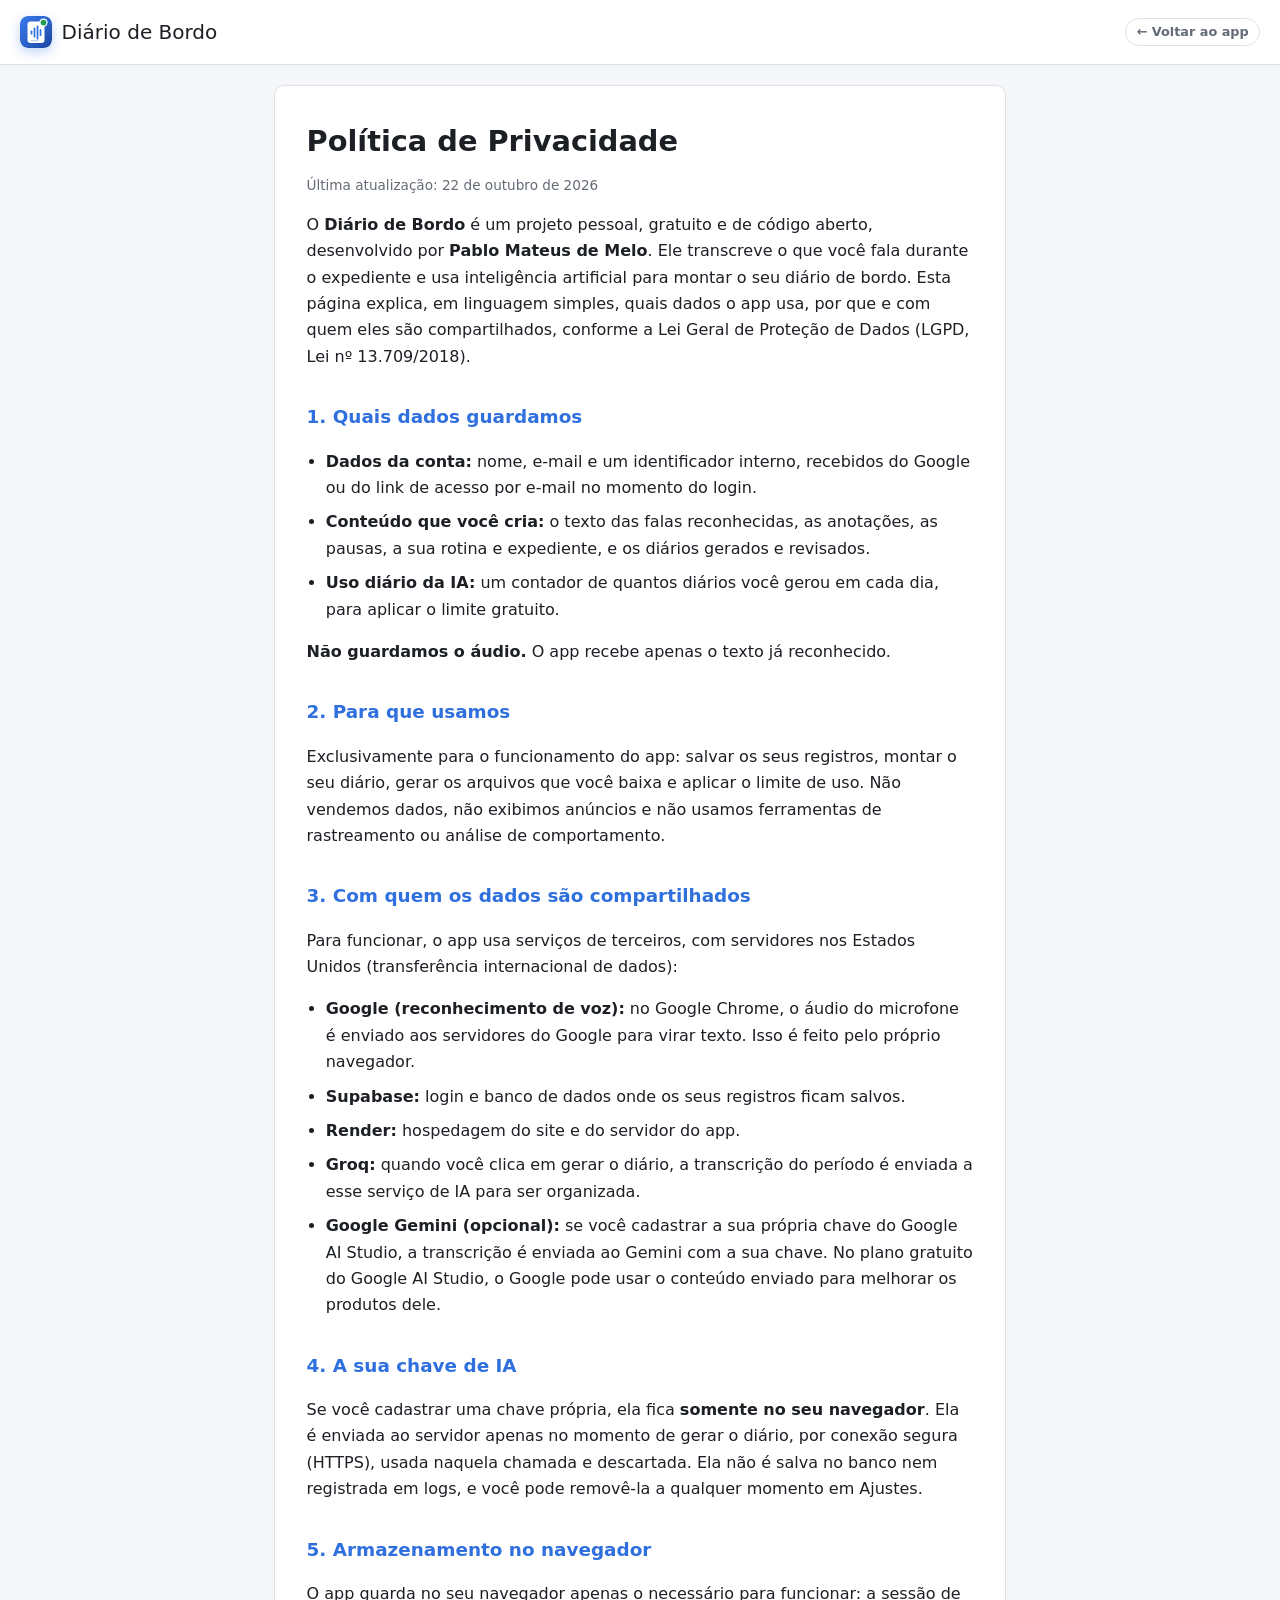
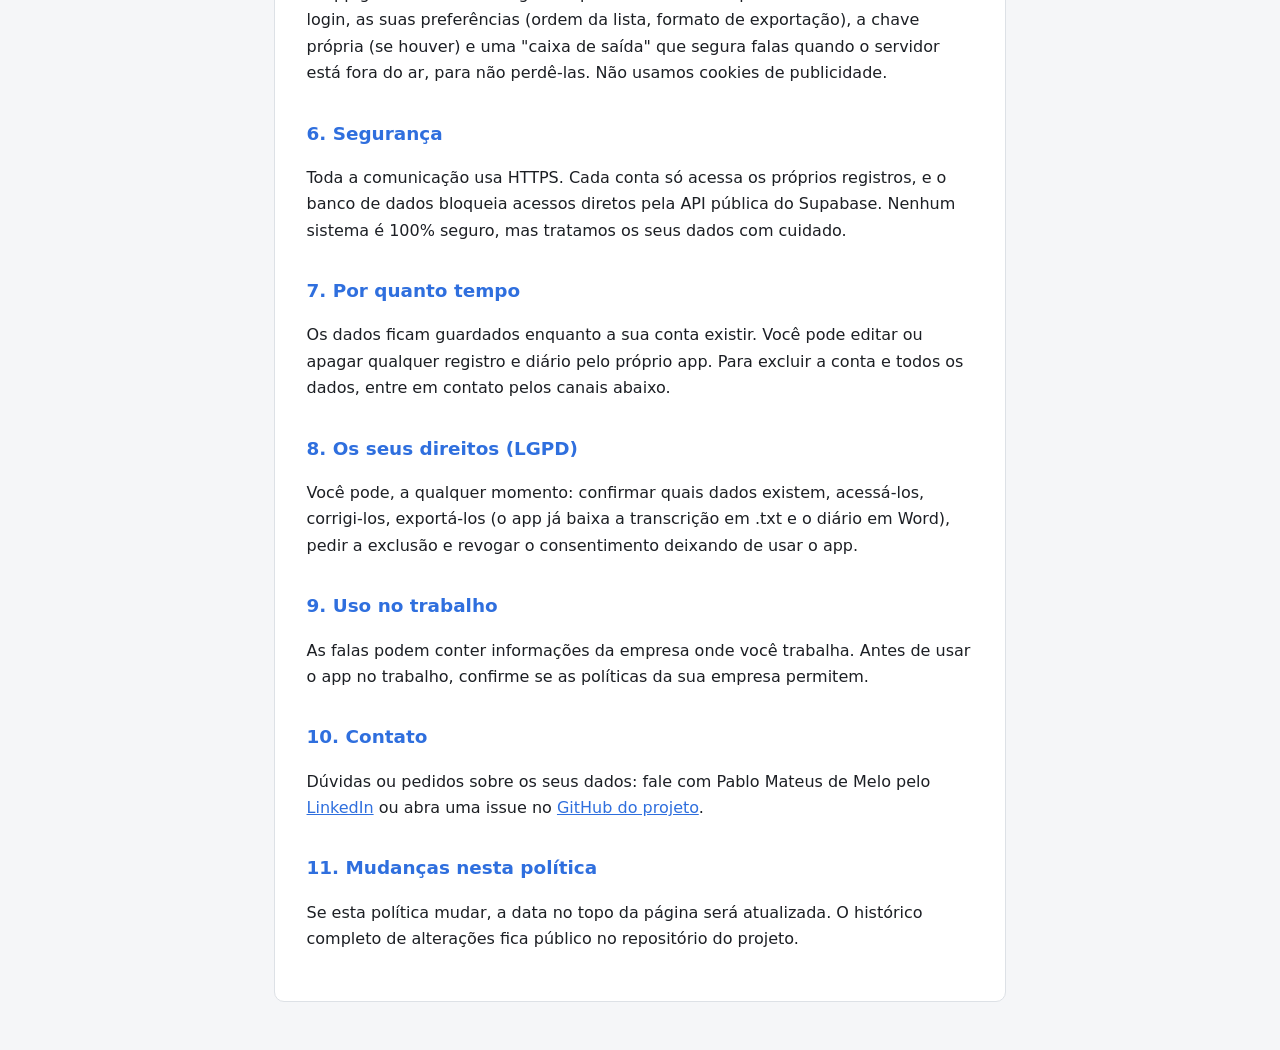
<file: frontend/privacidade.html>
<!doctype html>
<html lang="pt-BR">
  <head>
    <meta charset="utf-8" />
    <meta name="viewport" content="width=device-width, initial-scale=1" />
    <meta name="theme-color" content="#2f6fde" />
    <title>Política de Privacidade · Diário de Bordo</title>
    <meta name="description" content="Como o Diário de Bordo trata os seus dados." />
    <link rel="icon" href="icons/logo-mark.svg" type="image/svg+xml" />
    <link rel="icon" href="icons/favicon.png" type="image/png" />
    <link rel="stylesheet" href="css/styles.css" />
  </head>
  <body>
    <header class="topbar">
      <div class="topbar__brand">
        <p class="topbar__title">
          <img class="topbar__logo" src="icons/logo-mark.svg" alt="" width="32" height="32" />
          Diário de Bordo
        </p>
      </div>
      <a class="link-chip" href="login.html">← Voltar ao app</a>
    </header>

    <main class="layout">
      <article class="panel doc">
        <h1>Política de Privacidade</h1>
        <p class="hint">Última atualização: 22 de outubro de 2026</p>

        <p>
          O <strong>Diário de Bordo</strong> é um projeto pessoal, gratuito e de código aberto,
          desenvolvido por <strong>Pablo Mateus de Melo</strong>. Ele transcreve o que você fala
          durante o expediente e usa inteligência artificial para montar o seu diário de bordo.
          Esta página explica, em linguagem simples, quais dados o app usa, por que e com quem eles
          são compartilhados, conforme a Lei Geral de Proteção de Dados (LGPD, Lei nº 13.709/2018).
        </p>

        <h2>1. Quais dados guardamos</h2>
        <ul>
          <li>
            <strong>Dados da conta:</strong> nome, e-mail e um identificador interno, recebidos do
            Google ou do link de acesso por e-mail no momento do login.
          </li>
          <li>
            <strong>Conteúdo que você cria:</strong> o texto das falas reconhecidas, as anotações,
            as pausas, a sua rotina e expediente, e os diários gerados e revisados.
          </li>
          <li>
            <strong>Uso diário da IA:</strong> um contador de quantos diários você gerou em cada dia,
            para aplicar o limite gratuito.
          </li>
        </ul>
        <p><strong>Não guardamos o áudio.</strong> O app recebe apenas o texto já reconhecido.</p>

        <h2>2. Para que usamos</h2>
        <p>
          Exclusivamente para o funcionamento do app: salvar os seus registros, montar o seu diário,
          gerar os arquivos que você baixa e aplicar o limite de uso. Não vendemos dados, não
          exibimos anúncios e não usamos ferramentas de rastreamento ou análise de comportamento.
        </p>

        <h2>3. Com quem os dados são compartilhados</h2>
        <p>
          Para funcionar, o app usa serviços de terceiros, com servidores nos Estados Unidos
          (transferência internacional de dados):
        </p>
        <ul>
          <li>
            <strong>Google (reconhecimento de voz):</strong> no Google Chrome, o áudio do microfone é
            enviado aos servidores do Google para virar texto. Isso é feito pelo próprio navegador.
          </li>
          <li><strong>Supabase:</strong> login e banco de dados onde os seus registros ficam salvos.</li>
          <li><strong>Render:</strong> hospedagem do site e do servidor do app.</li>
          <li>
            <strong>Groq:</strong> quando você clica em gerar o diário, a transcrição do período é
            enviada a esse serviço de IA para ser organizada.
          </li>
          <li>
            <strong>Google Gemini (opcional):</strong> se você cadastrar a sua própria chave do
            Google AI Studio, a transcrição é enviada ao Gemini com a sua chave. No plano gratuito
            do Google AI Studio, o Google pode usar o conteúdo enviado para melhorar os produtos dele.
          </li>
        </ul>

        <h2>4. A sua chave de IA</h2>
        <p>
          Se você cadastrar uma chave própria, ela fica <strong>somente no seu navegador</strong>.
          Ela é enviada ao servidor apenas no momento de gerar o diário, por conexão segura (HTTPS),
          usada naquela chamada e descartada. Ela não é salva no banco nem registrada em logs, e você
          pode removê-la a qualquer momento em Ajustes.
        </p>

        <h2>5. Armazenamento no navegador</h2>
        <p>
          O app guarda no seu navegador apenas o necessário para funcionar: a sessão de login, as
          suas preferências (ordem da lista, formato de exportação), a chave própria (se houver) e
          uma "caixa de saída" que segura falas quando o servidor está fora do ar, para não perdê-las.
          Não usamos cookies de publicidade.
        </p>

        <h2>6. Segurança</h2>
        <p>
          Toda a comunicação usa HTTPS. Cada conta só acessa os próprios registros, e o banco de
          dados bloqueia acessos diretos pela API pública do Supabase. Nenhum sistema é 100% seguro,
          mas tratamos os seus dados com cuidado.
        </p>

        <h2>7. Por quanto tempo</h2>
        <p>
          Os dados ficam guardados enquanto a sua conta existir. Você pode editar ou apagar qualquer
          registro e diário pelo próprio app. Para excluir a conta e todos os dados, entre em contato
          pelos canais abaixo.
        </p>

        <h2>8. Os seus direitos (LGPD)</h2>
        <p>
          Você pode, a qualquer momento: confirmar quais dados existem, acessá-los, corrigi-los,
          exportá-los (o app já baixa a transcrição em .txt e o diário em Word), pedir a exclusão e
          revogar o consentimento deixando de usar o app.
        </p>

        <h2>9. Uso no trabalho</h2>
        <p>
          As falas podem conter informações da empresa onde você trabalha. Antes de usar o app no
          trabalho, confirme se as políticas da sua empresa permitem.
        </p>

        <h2>10. Contato</h2>
        <p>
          Dúvidas ou pedidos sobre os seus dados: fale com Pablo Mateus de Melo pelo
          <a href="https://www.linkedin.com/in/pablo-mateus-melo/" target="_blank" rel="noopener">LinkedIn</a>
          ou abra uma issue no
          <a href="https://github.com/ImP4blo/diario-de-bordo/issues" target="_blank" rel="noopener">GitHub do projeto</a>.
        </p>

        <h2>11. Mudanças nesta política</h2>
        <p>
          Se esta política mudar, a data no topo da página será atualizada. O histórico completo de
          alterações fica público no repositório do projeto.
        </p>
      </article>
    </main>
  </body>
</html>
</file>
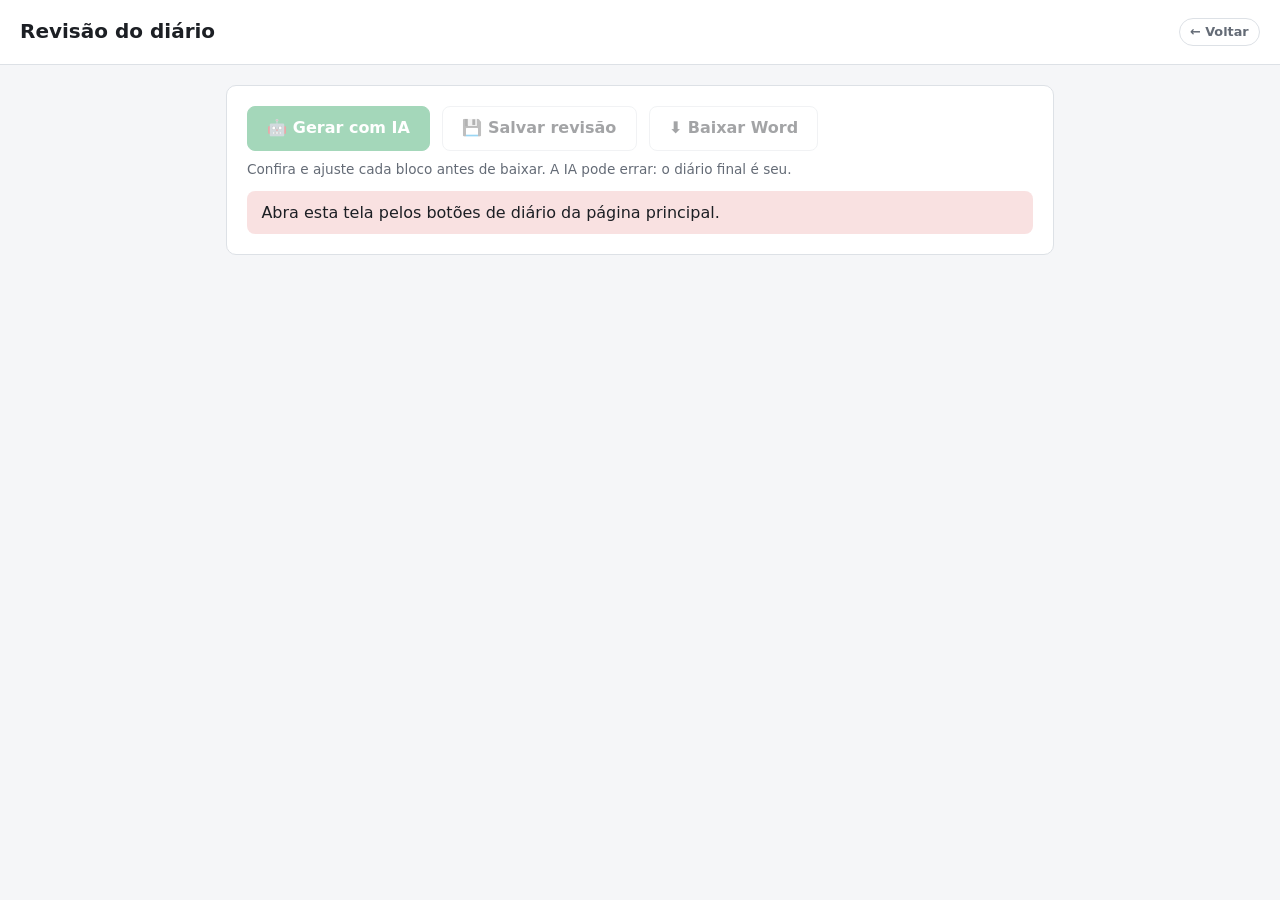
<file: frontend/review.html>
<!doctype html>
<html lang="pt-BR">
  <head>
    <meta charset="utf-8" />
    <meta name="viewport" content="width=device-width, initial-scale=1" />
    <title>Revisão · Diário de Bordo</title>
    <meta name="theme-color" content="#2f6fde" />
    <link rel="manifest" href="manifest.webmanifest" />
    <link rel="icon" href="icons/logo-mark.svg" type="image/svg+xml" />
    <link rel="icon" href="icons/favicon.png" type="image/png" />
    <link rel="apple-touch-icon" href="icons/apple-touch-icon.png" />
    <link rel="stylesheet" href="css/styles.css" />
  </head>
  <body>
    <header class="topbar">
      <div class="topbar__brand">
        <h1 class="topbar__title">Revisão do diário</h1>
        <p id="period" class="topbar__credit"></p>
      </div>
      <a class="link-chip" href="/">← Voltar</a>
    </header>

    <main class="layout">
      <section class="panel">
        <div class="controls">
          <button id="btn-generate" class="btn btn--primary" type="button">🤖 Gerar com IA</button>
          <button id="btn-save" class="btn" type="button" disabled>💾 Salvar revisão</button>
          <button id="btn-word" class="btn btn--ghost" type="button" disabled>⬇ Baixar Word</button>
        </div>
        <p class="hint">
          Confira e ajuste cada bloco antes de baixar. A IA pode errar: o diário final é seu.
        </p>
        <div id="progress" class="progress" role="progressbar" aria-label="Gerando o diário" aria-valuemin="0" aria-valuemax="100" hidden>
          <div class="progress__track"><span id="progress-fill" class="progress__fill"></span></div>
          <span id="progress-label" class="progress__label"></span>
        </div>
        <p id="message" class="message" hidden></p>
      </section>

      <div id="days" class="review-days"></div>
    </main>

    <dialog id="quota-dialog" class="dialog dialog--wide" aria-labelledby="quota-title">
      <h2 id="quota-title" class="dialog__title">Você usou seus refinamentos de hoje.</h2>
      <p id="quota-message" class="dialog__question"></p>
      <div class="quota-options">
        <button id="quota-own-key" class="btn btn--primary" type="button">🔑 Usar minha própria chave</button>
        <button id="quota-transcript" class="btn" type="button">📝 Continuar só com transcrição</button>
      </div>

      <div id="quota-key-steps" class="quota-steps" hidden>
        <p class="hint">É grátis e leva uns 2 minutos:</p>
        <ol id="quota-steps-list" class="install-steps"></ol>
        <form id="quota-key-form" class="note-form">
          <input id="quota-key-input" class="note-form__input" type="password" placeholder="Cole aqui a chave (AIza...)" autocomplete="off" aria-label="Sua chave do Google AI Studio" />
          <button class="btn btn--primary" type="submit">Salvar e gerar</button>
        </form>
        <p id="quota-key-error" class="message" data-kind="error" hidden></p>
        <p id="quota-privacy" class="hint"></p>
      </div>

      <div id="quota-transcript-info" class="quota-steps" hidden>
        <p>
          Sem problema! Você continua gravando normalmente. Baixe a transcrição e cole em qualquer IA
          (o arquivo já vem com o pedido pronto) ou volte amanhã para gerar aqui.
        </p>
        <div class="dialog__actions">
          <button id="quota-download-txt" class="btn btn--primary" type="button">⬇ Baixar transcrição (.txt)</button>
          <button id="quota-close" class="btn btn--ghost" type="button">Fechar</button>
        </div>
      </div>
    </dialog>

    <template id="day-template">
      <section class="panel review-day">
        <header class="review-day__header">
          <h2 class="review-day__title"></h2>
          <span class="review-day__status"></span>
        </header>
        <ol class="review-blocks"></ol>
        <button class="btn btn--ghost btn--small review-day__add" type="button">+ Adicionar bloco</button>
      </section>
    </template>

    <template id="block-template">
      <li class="review-block">
        <div class="review-block__times">
          <input class="review-block__start" type="time" aria-label="Início" required />
          <span aria-hidden="true">às</span>
          <input class="review-block__end" type="time" aria-label="Fim" required />
        </div>
        <input class="review-block__activity" placeholder="Atividade" aria-label="Atividade" required />
        <textarea class="review-block__description" rows="2" placeholder="Descrição (opcional)" aria-label="Descrição"></textarea>
        <button class="btn btn--small btn--ghost review-block__remove" type="button">Remover</button>
      </li>
    </template>

    <script src="config.js"></script>
    <script type="module" src="js/review.js"></script>
  </body>
</html>
</file>
<file: frontend/css/styles.css>
/* Cores como variáveis: o tema escuro só troca os valores, não as regras. */
:root {
  --bg: #f5f6f8;
  --surface: #ffffff;
  --text: #1c1f24;
  --muted: #646b76;
  --border: #dde1e6;
  --accent: #2f6fde;

  --green: #1f9d55;
  --yellow: #c98a00;
  --red: #d64545;
  --note-bg: #fff6d6;

  --radius: 10px;
  font-family: system-ui, "Segoe UI", Roboto, sans-serif;
  color-scheme: light dark;
}

@media (prefers-color-scheme: dark) {
  :root {
    --bg: #15171b;
    --surface: #1e2127;
    --text: #e8eaed;
    --muted: #9aa1ab;
    --border: #2e333b;
    --accent: #6b9cf0;
    --note-bg: #3a3214;
  }
}

* {
  box-sizing: border-box;
}

body {
  margin: 0;
  background: var(--bg);
  color: var(--text);
  line-height: 1.5;
}

.visually-hidden {
  position: absolute;
  width: 1px;
  height: 1px;
  overflow: hidden;
  clip-path: inset(50%);
}

/* --- Topo e indicador de estado --- */

.topbar {
  display: flex;
  align-items: center;
  justify-content: space-between;
  gap: 1rem;
  padding: 1rem 1.25rem;
  background: var(--surface);
  border-bottom: 1px solid var(--border);
  position: sticky;
  top: 0;
  z-index: 1;
}

.topbar__title {
  display: flex;
  align-items: center;
  gap: 0.6rem;
  margin: 0;
  font-size: 1.25rem;
}

.topbar__logo {
  border-radius: 8px;
  box-shadow: 0 4px 12px color-mix(in srgb, var(--accent) 30%, transparent);
}

.topbar__credit {
  margin: 0.1rem 0 0;
  font-size: 0.8rem;
  color: var(--muted);
}

/* --- Links com microinteração (hover) --- */

.links {
  display: flex;
  flex-wrap: wrap;
  align-items: center; /* rótulo e chips na mesma linha, centralizados */
  gap: 0.4rem;
  margin-top: 0.4rem;
}

.link-chip {
  display: inline-flex;
  align-items: center;
  gap: 0.35rem;
  padding: 0.2rem 0.65rem;
  border: 1px solid var(--border);
  border-radius: 999px;
  font-size: 0.8rem;
  font-weight: 600;
  color: var(--muted);
  text-decoration: none;
  transition:
    transform 0.18s ease,
    color 0.18s ease,
    background-color 0.18s ease,
    border-color 0.18s ease,
    box-shadow 0.18s ease;
}

.link-chip svg {
  width: 0.95rem;
  height: 0.95rem;
  fill: currentColor;
  transition: transform 0.25s ease;
}

/* Ao passar o mouse (ou focar pelo teclado): sobe um pouco, ganha cor e sombra,
   e o ícone dá um leve giro */
.link-chip:hover,
.link-chip:focus-visible {
  transform: translateY(-2px);
  color: #fff;
  background: var(--accent);
  border-color: var(--accent);
  box-shadow: 0 4px 12px color-mix(in srgb, var(--accent) 35%, transparent);
}

.link-chip:hover svg,
.link-chip:focus-visible svg {
  transform: scale(1.15) rotate(-8deg);
}

.link-chip:active {
  transform: translateY(0);
}

.link-chip--accent {
  color: var(--accent);
  border-color: color-mix(in srgb, var(--accent) 50%, var(--border));
}

/* Quem pediu menos movimento no sistema operacional não vê animação */
@media (prefers-reduced-motion: reduce) {
  .link-chip,
  .link-chip svg,
  .install-chip,
  .install-chip svg,
  .logout-chip,
  .logout-chip__arrow {
    transition: none;
  }

  .logout-chip:hover,
  .install-chip:hover {
    transform: none;
  }

  .login__hero,
  .login__card,
  .login__install {
    animation: none;
  }

  .link-chip:hover,
  .link-chip:focus-visible {
    transform: none;
  }
}

.status {
  --status-color: var(--red);
  display: inline-flex;
  align-items: center;
  gap: 0.5rem;
  padding: 0.4rem 0.9rem;
  border-radius: 999px;
  font-weight: 600;
  color: var(--status-color);
  background: color-mix(in srgb, var(--status-color) 14%, transparent);
  border: 2px solid var(--status-color);
}

.status--recording {
  --status-color: var(--green);
}

.status--paused {
  --status-color: var(--yellow);
}

.status__dot {
  width: 0.75rem;
  height: 0.75rem;
  border-radius: 50%;
  background: var(--status-color);
}

.status--recording .status__dot {
  animation: pulse 1.4s ease-in-out infinite;
}

@keyframes pulse {
  50% {
    opacity: 0.3;
  }
}

/* --- Layout --- */

.layout {
  max-width: 860px;
  margin: 0 auto;
  padding: 1.25rem 1rem 3rem;
  display: grid;
  gap: 1rem;
}

.panel {
  background: var(--surface);
  border: 1px solid var(--border);
  border-radius: var(--radius);
  padding: 1.25rem;
}

/* --- Botões --- */

.controls {
  display: flex;
  flex-wrap: wrap;
  gap: 0.75rem;
}

.btn {
  font: inherit;
  font-weight: 600;
  padding: 0.6rem 1.2rem;
  border-radius: 8px;
  border: 1px solid var(--border);
  background: var(--surface);
  color: var(--text);
  cursor: pointer;
}

.btn:hover:not(:disabled) {
  filter: brightness(0.95);
}

.btn:disabled {
  opacity: 0.4;
  cursor: not-allowed;
}

.btn:focus-visible {
  outline: 3px solid var(--accent);
  outline-offset: 2px;
}

.btn--primary {
  background: var(--green);
  border-color: var(--green);
  color: #fff;
}

.btn--warn {
  background: var(--yellow);
  border-color: var(--yellow);
  color: #fff;
}

.btn--danger {
  background: transparent;
  border-color: var(--red);
  color: var(--red);
}

.btn--ghost {
  background: transparent;
}

.btn--small {
  padding: 0.25rem 0.6rem;
  font-size: 0.85rem;
  font-weight: 500;
}

/* --- Texto parcial e mensagens --- */

.interim {
  min-height: 1.5em;
  margin: 1rem 0 0;
  color: var(--muted);
  font-style: italic;
}

.message {
  margin: 0.75rem 0 0;
  padding: 0.6rem 0.9rem;
  border-radius: 8px;
  background: color-mix(in srgb, var(--accent) 12%, transparent);
}

.message[data-kind="warn"] {
  background: color-mix(in srgb, var(--yellow) 18%, transparent);
}

.message[data-kind="error"] {
  background: color-mix(in srgb, var(--red) 16%, transparent);
}

/* --- Atividade atual e anotação digitada --- */

.activity {
  display: flex;
  flex-wrap: wrap;
  align-items: baseline;
  gap: 0.25rem 0.75rem;
  margin-top: 1rem;
  padding: 0.75rem 1rem;
  border-radius: 8px;
  border: 1px dashed var(--border);
  transition: background-color 0.25s ease;
}

/* Amarelo só enquanto há uma atividade em andamento */
.activity--active {
  background: var(--note-bg);
  border-style: solid;
  border-color: transparent;
}

.activity__end {
  margin-left: auto;
}

.activity__label {
  font-size: 0.8rem;
  text-transform: uppercase;
  letter-spacing: 0.05em;
  color: var(--muted);
}

.activity__text {
  font-size: 1.05rem;
}

.activity__text:empty::before {
  content: "Nenhuma ainda";
  font-weight: 400;
  color: var(--muted);
}

.activity__since {
  font-size: 0.85rem;
  color: var(--muted);
}

.note-form {
  display: flex;
  gap: 0.5rem;
  margin-top: 0.75rem;
}

.note-form__input {
  flex: 1;
  min-width: 0;
  font: inherit;
  padding: 0.55rem 0.75rem;
  border: 1px solid var(--border);
  border-radius: 8px;
  background: var(--bg);
  color: var(--text);
}

.hint {
  margin: 0.5rem 0 0;
  font-size: 0.85rem;
  color: var(--muted);
}

/* --- Navegação e lista do dia --- */

.day-nav {
  display: flex;
  align-items: center;
  gap: 0.5rem;
  margin-bottom: 1rem;
}

.day-nav__label {
  flex: 1;
  margin: 0;
  font-size: 1.1rem;
  text-align: center;
}

/* Barra acima da lista: exportar à esquerda, ordem à direita */
.list-tools {
  display: flex;
  flex-wrap: wrap;
  align-items: center;
  justify-content: space-between;
  gap: 0.5rem;
  margin-bottom: 0.75rem;
}

.list-tools .links {
  align-items: center;
  margin-top: 0;
}

.list-tools .hint {
  margin: 0;
}

.links--center {
  justify-content: center;
}

.select {
  font: inherit;
  font-size: 0.8rem;
  font-weight: 600;
  padding: 0.2rem 0.5rem;
  border: 1px solid var(--border);
  border-radius: 999px;
  background: var(--surface);
  color: var(--text);
  cursor: pointer;
  transition: border-color 0.18s ease;
}

.select:hover,
.select:focus-visible {
  border-color: var(--accent);
}

.entries {
  list-style: none;
  margin: 0;
  padding: 0;
}

.entry {
  display: grid;
  grid-template-columns: 3.5rem 7.5rem 1fr auto;
  align-items: start;
  gap: 0.75rem;
  padding: 0.6rem 0.5rem;
  border-bottom: 1px solid var(--border);
}

.entry__time {
  font-variant-numeric: tabular-nums;
  color: var(--muted);
}

.entry__badge {
  font-size: 0.8rem;
  color: var(--muted);
}

.entry__text {
  margin: 0;
  overflow-wrap: anywhere;
}

.entry__actions {
  display: flex;
  gap: 0.25rem;
  opacity: 0.5;
}

.entry:hover .entry__actions,
.entry:focus-within .entry__actions {
  opacity: 1;
}

.entry--note {
  background: var(--note-bg);
  border-radius: 6px;
}

.entry--note .entry__text {
  font-weight: 600;
}

.entry--activity_end .entry__text {
  color: var(--muted);
  font-style: italic;
}

.entry--pause .entry__text {
  color: var(--yellow);
}

.entry__edit {
  display: flex;
  gap: 0.5rem;
}

.entry__edit input {
  flex: 1;
  font: inherit;
  padding: 0.3rem 0.5rem;
  border: 1px solid var(--border);
  border-radius: 6px;
  background: var(--bg);
  color: var(--text);
}

.empty {
  color: var(--muted);
  text-align: center;
  margin: 1.5rem 0;
}

/* --- Rodapé --- */

.footer {
  padding: 0 1rem 2rem;
  text-align: center;
  font-size: 0.85rem;
  color: var(--muted);
}

.footer p {
  margin: 0 0 0.5rem;
}

/* --- Tela de login --- */

.login-page {
  min-height: 100vh;
  display: flex;
  flex-direction: column;
  background:
    radial-gradient(circle at 15% 10%, color-mix(in srgb, var(--accent) 28%, transparent), transparent 45%),
    radial-gradient(circle at 85% 90%, color-mix(in srgb, var(--green) 20%, transparent), transparent 40%),
    var(--bg);
}

.login {
  flex: 1;
  width: min(100%, 960px);
  margin: 0 auto;
  padding: 3rem 1rem 2rem;
  display: grid;
  grid-template-columns: 1.1fr 1fr;
  grid-template-areas:
    "hero card"
    "install card";
  gap: 1.5rem 2.5rem;
  align-items: center;
}

.login__hero {
  grid-area: hero;
  animation: rise 0.6s ease both;
}

.login__logo {
  border-radius: 18px;
  box-shadow: 0 12px 30px color-mix(in srgb, var(--accent) 40%, transparent);
}

.login__title {
  margin: 1rem 0 0.5rem;
  font-size: clamp(2rem, 5vw, 2.8rem);
  line-height: 1.1;
}

.login__tagline {
  margin: 0 0 1.25rem;
  font-size: 1.1rem;
  color: var(--muted);
}

.login__tagline strong {
  color: var(--text);
}

.login__features {
  list-style: none;
  margin: 0;
  padding: 0;
  display: grid;
  gap: 0.6rem;
}

.login__features li {
  display: flex;
  align-items: center;
  gap: 0.6rem;
  font-weight: 500;
}

.login__card {
  grid-area: card;
  display: grid;
  gap: 1rem;
  padding: 2rem;
  box-shadow: 0 20px 50px rgb(0 0 0 / 18%);
  animation: rise 0.6s 0.1s ease both;
}

.login__card-title {
  margin: 0;
  font-size: 1.3rem;
}

.btn--google {
  display: flex;
  align-items: center;
  justify-content: center;
  gap: 0.6rem;
  padding: 0.75rem 1rem;
  background: #fff;
  color: #1f1f1f;
  border-color: #dadce0;
  transition:
    transform 0.18s ease,
    box-shadow 0.18s ease;
}

.btn--google svg {
  width: 1.3rem;
  height: 1.3rem;
}

.btn--google:hover {
  transform: translateY(-2px);
  box-shadow: 0 6px 16px rgb(0 0 0 / 15%);
}

.login__divider {
  display: flex;
  align-items: center;
  gap: 0.75rem;
  color: var(--muted);
  font-size: 0.85rem;
}

.login__divider::before,
.login__divider::after {
  content: "";
  flex: 1;
  height: 1px;
  background: var(--border);
}

.login__email {
  display: grid;
  gap: 0.5rem;
}

.login__privacy {
  margin: 0;
  font-size: 0.75rem;
}

.login__install {
  grid-area: install;
  display: flex;
  flex-wrap: wrap;
  align-items: center;
  gap: 0.6rem;
  animation: rise 0.6s 0.2s ease both;
}

.login__install .hint {
  margin: 0;
}

@keyframes rise {
  from {
    opacity: 0;
    transform: translateY(12px);
  }
}

@media (max-width: 760px) {
  .login {
    grid-template-columns: 1fr;
    grid-template-areas:
      "hero"
      "card"
      "install";
    padding-top: 2rem;
    text-align: center;
  }

  .login__features {
    justify-items: center;
  }

  .login__install {
    justify-content: center;
  }
}

/* --- "Baixar app" (Android / iPhone) --- */

.install-chip {
  display: inline-flex;
  align-items: center;
  gap: 0.45rem;
  padding: 0.45rem 0.9rem;
  font: inherit;
  font-size: 0.85rem;
  font-weight: 600;
  color: var(--text);
  background: var(--surface);
  border: 1px solid var(--border);
  border-radius: 12px;
  cursor: pointer;
  transition:
    transform 0.2s ease,
    box-shadow 0.2s ease,
    border-color 0.2s ease,
    color 0.2s ease;
}

.install-chip svg {
  width: 1.3rem;
  height: 1.3rem;
  fill: currentColor;
  transition: transform 0.3s ease;
}

.install-chip[data-install="android"]:hover,
.install-chip[data-install="android"]:focus-visible {
  color: #3ddc84; /* verde do Android */
  border-color: #3ddc84;
}

.install-chip[data-install="ios"]:hover,
.install-chip[data-install="ios"]:focus-visible {
  border-color: var(--text);
}

.install-chip:hover,
.install-chip:focus-visible {
  transform: translateY(-3px);
  box-shadow: 0 8px 18px rgb(0 0 0 / 18%);
}

/* O ícone "pula" de leve ao passar o mouse */
.install-chip:hover svg,
.install-chip:focus-visible svg {
  transform: scale(1.2) rotate(-6deg);
}

.install-group[hidden] {
  display: none;
}

.install-steps {
  margin: 0 0 1rem;
  padding-left: 1.2rem;
  display: grid;
  gap: 0.5rem;
}

/* --- Quem está logado (cabeçalho) --- */

.user-box {
  display: flex;
  align-items: center;
  gap: 0.6rem;
  font-size: 0.85rem;
}

.user-box[hidden] {
  display: none;
}

.user-box__name {
  max-width: 14rem;
  overflow: hidden;
  text-overflow: ellipsis;
  white-space: nowrap;
  color: var(--muted);
}

/* Botão Sair: no hover fica avermelhado, sobe um pouco e a seta "sai pela porta" */
.logout-chip {
  display: inline-flex;
  align-items: center;
  gap: 0.4rem;
  padding: 0.3rem 0.75rem;
  font: inherit;
  font-size: 0.8rem;
  font-weight: 600;
  color: var(--muted);
  background: transparent;
  border: 1px solid var(--border);
  border-radius: 999px;
  cursor: pointer;
  transition:
    transform 0.18s ease,
    color 0.18s ease,
    background-color 0.18s ease,
    border-color 0.18s ease,
    box-shadow 0.18s ease;
}

.logout-chip svg {
  width: 1rem;
  height: 1rem;
  fill: none;
  stroke: currentColor;
  stroke-width: 2;
  stroke-linecap: round;
  stroke-linejoin: round;
  overflow: visible;
}

.logout-chip__arrow {
  transition: transform 0.25s ease;
}

.logout-chip:hover,
.logout-chip:focus-visible {
  transform: translateY(-2px);
  color: var(--red);
  border-color: var(--red);
  background: color-mix(in srgb, var(--red) 10%, transparent);
  box-shadow: 0 4px 12px color-mix(in srgb, var(--red) 25%, transparent);
}

.logout-chip:hover .logout-chip__arrow,
.logout-chip:focus-visible .logout-chip__arrow {
  transform: translateX(3px);
}

.logout-chip:active {
  transform: translateY(0);
}

.logout-chip:focus-visible {
  outline: 3px solid var(--red);
  outline-offset: 2px;
}

.topbar__right {
  display: flex;
  flex-wrap: wrap;
  align-items: center;
  justify-content: flex-end;
  gap: 0.75rem;
}

/* --- Ajustes --- */

.settings__title {
  margin: 1.5rem 0 0.25rem;
  font-size: 1.05rem;
}

.settings__title:first-child {
  margin-top: 0;
}

.settings__row {
  display: flex;
  flex-wrap: wrap;
  gap: 1rem;
  margin-top: 0.75rem;
}

.settings__row label {
  display: flex;
  align-items: center;
  gap: 0.5rem;
}

.settings__footer {
  margin-top: 1.5rem;
  padding-top: 1rem;
  border-top: 1px solid var(--border);
}

.blocks {
  list-style: none;
  margin: 0.75rem 0;
  padding: 0;
  display: grid;
  gap: 0.5rem;
}

.block {
  display: flex;
  flex-wrap: wrap;
  align-items: center;
  gap: 0.5rem;
}

.block__activity {
  flex: 1;
  min-width: 10rem;
}

.settings__row input,
.block input {
  font: inherit;
  padding: 0.4rem 0.6rem;
  border: 1px solid var(--border);
  border-radius: 6px;
  background: var(--bg);
  color: var(--text);
}

/* --- Diário com IA e tela de revisão --- */

.ai-tools {
  align-items: center;
  margin: 0 0 0.75rem;
}

.ai-tools .hint {
  margin: 0;
}

.review-days {
  display: grid;
  gap: 1rem;
}

.review-day__header {
  display: flex;
  align-items: center;
  justify-content: space-between;
  gap: 1rem;
  margin-bottom: 0.75rem;
}

.review-day__title {
  margin: 0;
  font-size: 1.1rem;
}

.review-day__status {
  font-size: 0.8rem;
  font-weight: 600;
  padding: 0.15rem 0.6rem;
  border-radius: 999px;
  color: var(--yellow);
  background: color-mix(in srgb, var(--yellow) 15%, transparent);
}

.review-day__status[data-status="reviewed"] {
  color: var(--green);
  background: color-mix(in srgb, var(--green) 15%, transparent);
}

.review-blocks {
  list-style: none;
  margin: 0 0 0.75rem;
  padding: 0;
  display: grid;
  gap: 0.5rem;
}

.review-block {
  display: grid;
  grid-template-columns: auto minmax(8rem, 1fr) 2fr auto;
  align-items: start;
  gap: 0.5rem;
  padding: 0.5rem;
  border: 1px solid var(--border);
  border-radius: 8px;
}

.review-block--empty {
  border-style: dashed;
  opacity: 0.75;
}

.review-block__times {
  display: flex;
  align-items: center;
  gap: 0.35rem;
}

.review-block input,
.review-block textarea {
  font: inherit;
  width: 100%;
  padding: 0.35rem 0.5rem;
  border: 1px solid var(--border);
  border-radius: 6px;
  background: var(--bg);
  color: var(--text);
}

.review-block__times input {
  width: auto;
}

.review-block textarea {
  resize: vertical;
}

/* --- Alerta de inatividade (modal) --- */

.dialog {
  width: min(92vw, 440px);
  padding: 1.5rem;
  border: 1px solid var(--border);
  border-radius: var(--radius);
  background: var(--surface);
  color: var(--text);
  box-shadow: 0 20px 50px rgb(0 0 0 / 25%);
}

.dialog::backdrop {
  background: rgb(0 0 0 / 45%);
}

.dialog__title {
  margin: 0 0 0.5rem;
  font-size: 1.15rem;
}

.dialog__question {
  display: block;
  margin: 0 0 1rem;
}

.dialog__actions {
  display: flex;
  gap: 0.75rem;
}

/* --- Celular: a linha vira duas --- */

@media (max-width: 600px) {
  .entry {
    grid-template-columns: 3.5rem 1fr;
  }

  .entry__badge,
  .entry__actions {
    grid-column: 2;
  }

  .entry__actions {
    opacity: 1;
  }

  .review-block {
    grid-template-columns: 1fr;
  }
}

/* Rodapé: "Baixar app" no mesmo tamanho e formato dos chips de LinkedIn/GitHub */
.footer .install-group {
  margin: 0 0 1rem;
}

.footer .install-group .hint {
  margin: 0;
  font-size: 0.8rem;
}

.footer .install-chip {
  gap: 0.35rem;
  padding: 0.2rem 0.65rem;
  font-size: 0.8rem;
  border-radius: 999px;
}

.footer .install-chip svg {
  width: 0.95rem;
  height: 0.95rem;
}

.footer .install-chip:hover,
.footer .install-chip:focus-visible {
  transform: translateY(-2px);
}

/* --- Chave própria e tela de limite --- */

.layout--tight {
  padding-top: 0;
}

.own-key {
  display: flex;
  flex-wrap: wrap;
  align-items: center;
  justify-content: space-between;
  gap: 0.75rem;
  padding: 0.75rem 1rem;
  border: 1px solid var(--border);
  border-radius: 8px;
  background: color-mix(in srgb, var(--green) 8%, transparent);
}

.own-key code {
  font-size: 0.95rem;
  letter-spacing: 0.05em;
}

.dialog--wide {
  width: min(92vw, 540px);
}

.quota-options {
  display: flex;
  flex-wrap: wrap;
  gap: 0.75rem;
}

.quota-steps {
  margin-top: 1rem;
  padding-top: 1rem;
  border-top: 1px solid var(--border);
}

.quota-steps a,
.install-steps a {
  color: var(--accent);
}

.usage-info {
  font-size: 0.8rem;
  color: var(--muted);
}

.usage-info[data-empty="true"] {
  color: var(--red);
}

/* --- Páginas de texto (Política de Privacidade) --- */

.doc {
  max-width: 72ch;
  margin: 0 auto;
  padding: 2rem;
  line-height: 1.65;
}

.doc h1 {
  margin: 0 0 0.25rem;
  font-size: 1.8rem;
}

.doc h2 {
  margin: 2rem 0 0.5rem;
  font-size: 1.15rem;
  color: var(--accent);
}

.doc ul {
  padding-left: 1.2rem;
}

.doc li + li {
  margin-top: 0.5rem;
}

.doc a {
  color: var(--accent);
}

/* Rodapé com respiro: cada grupo (baixar app, créditos, links, privacidade) na sua linha */
.footer {
  padding-top: 1rem;
}

.footer > p:not(.footer__privacy) {
  margin: 1.25rem 0 0.6rem;
}

/* ".footer" na frente: precisa vencer a regra ".footer p", que é mais específica */
.footer .footer__privacy {
  display: flex;
  justify-content: center;
  margin: 1.25rem 0 0;
}

/* Chip discreto (sem borda) que ganha um tom verde de "segurança" no hover */
.link-chip--subtle {
  border-color: transparent;
}

.link-chip--subtle:hover,
.link-chip--subtle:focus-visible {
  background: var(--green);
  border-color: var(--green);
  box-shadow: 0 4px 12px color-mix(in srgb, var(--green) 35%, transparent);
}

/* --- Barra de progresso da geração --- */

.progress {
  display: flex;
  align-items: center;
  gap: 0.75rem;
  margin-top: 0.75rem;
}

.progress[hidden] {
  display: none;
}

.progress__track {
  position: relative;
  flex: 1;
  height: 0.6rem;
  overflow: hidden;
  border-radius: 999px;
  background: var(--border);
}

.progress__fill {
  position: absolute;
  inset: 0 auto 0 0;
  width: 0;
  border-radius: inherit;
  background: linear-gradient(90deg, var(--accent), var(--green));
  transition: width 0.25s linear;
}

/* Brilho que corre pela barra: a prova visual de que não travou */
.progress__fill::after {
  content: "";
  position: absolute;
  inset: 0;
  background: linear-gradient(90deg, transparent, rgb(255 255 255 / 45%), transparent);
  animation: shimmer 1.2s linear infinite;
}

@keyframes shimmer {
  from {
    transform: translateX(-100%);
  }
  to {
    transform: translateX(100%);
  }
}

.progress__label {
  min-width: 5.5rem;
  font-size: 0.85rem;
  font-variant-numeric: tabular-nums; /* números não "pulam" de largura */
  color: var(--muted);
  text-align: right;
}

@media (prefers-reduced-motion: reduce) {
  .progress__fill::after {
    animation: none;
  }
}

/* --- "Acordando o servidor..." --- */

.wake {
  position: fixed;
  inset: 0;
  z-index: 10;
  display: grid;
  place-items: center;
  padding: 1rem;
  background: color-mix(in srgb, var(--bg) 88%, transparent);
  backdrop-filter: blur(6px);
  animation: fade-in 0.3s ease both;
}

.wake__card {
  width: min(100%, 420px);
  padding: 2rem 1.5rem;
  text-align: center;
  background: var(--surface);
  border: 1px solid var(--border);
  border-radius: var(--radius);
  box-shadow: 0 20px 50px rgb(0 0 0 / 25%);
}

.wake__title {
  margin: 1rem 0 0.5rem;
  font-size: 1.2rem;
}

.wake__text {
  margin: 0;
  color: var(--muted);
}

.wake__timer {
  margin: 0.75rem 0 0;
  font-variant-numeric: tabular-nums;
}

.wake__spinner {
  width: 2.75rem;
  height: 2.75rem;
  margin: 0 auto;
  border-radius: 50%;
  border: 4px solid var(--border);
  border-top-color: var(--accent);
  animation: spin 0.9s linear infinite;
}

@keyframes spin {
  to {
    transform: rotate(360deg);
  }
}

@keyframes fade-in {
  from {
    opacity: 0;
  }
}

@media (prefers-reduced-motion: reduce) {
  .wake,
  .wake__spinner {
    animation: none;
  }
}

/* --- Telas grandes (monitores a partir de ~1400px) ---
   Celular e notebook não mudam. Em monitores grandes, a página principal vira duas
   colunas (gravação à esquerda, fixa ao rolar; lista do dia à direita) e a letra
   cresce um pouco, para ler confortável a distância. Como quase tudo usa "rem",
   aumentar o tamanho da fonte da página escala o layout inteiro junto. */

@media (min-width: 1400px) {
  html {
    font-size: 17px;
  }

  .layout {
    max-width: 960px;
  }

  .layout--app {
    max-width: 1400px;
    grid-template-columns: minmax(380px, 5fr) 7fr;
    align-items: start;
    gap: 1.25rem;
  }

  /* A gravação acompanha a rolagem da lista */
  .layout--app > .panel:first-child {
    position: sticky;
    top: 8rem;
  }

  /* Cabeçalho alinhado com o conteúdo, em vez de colado nas bordas da tela */
  .topbar {
    padding-inline: max(1.25rem, calc((100vw - 1400px) / 2));
  }
}

@media (min-width: 2200px) {
  html {
    font-size: 18px;
  }

  .layout--app {
    max-width: 1600px;
  }

  .topbar {
    padding-inline: max(1.25rem, calc((100vw - 1600px) / 2));
  }
}

/* --- Zona de perigo (apagar conta) --- */

.danger-zone {
  border-color: color-mix(in srgb, var(--red) 45%, var(--border));
}

.danger-zone .settings__title {
  color: var(--red);
}

.danger-zone .btn--danger:not(:disabled):hover {
  background: var(--red);
  color: #fff;
}
</file>
